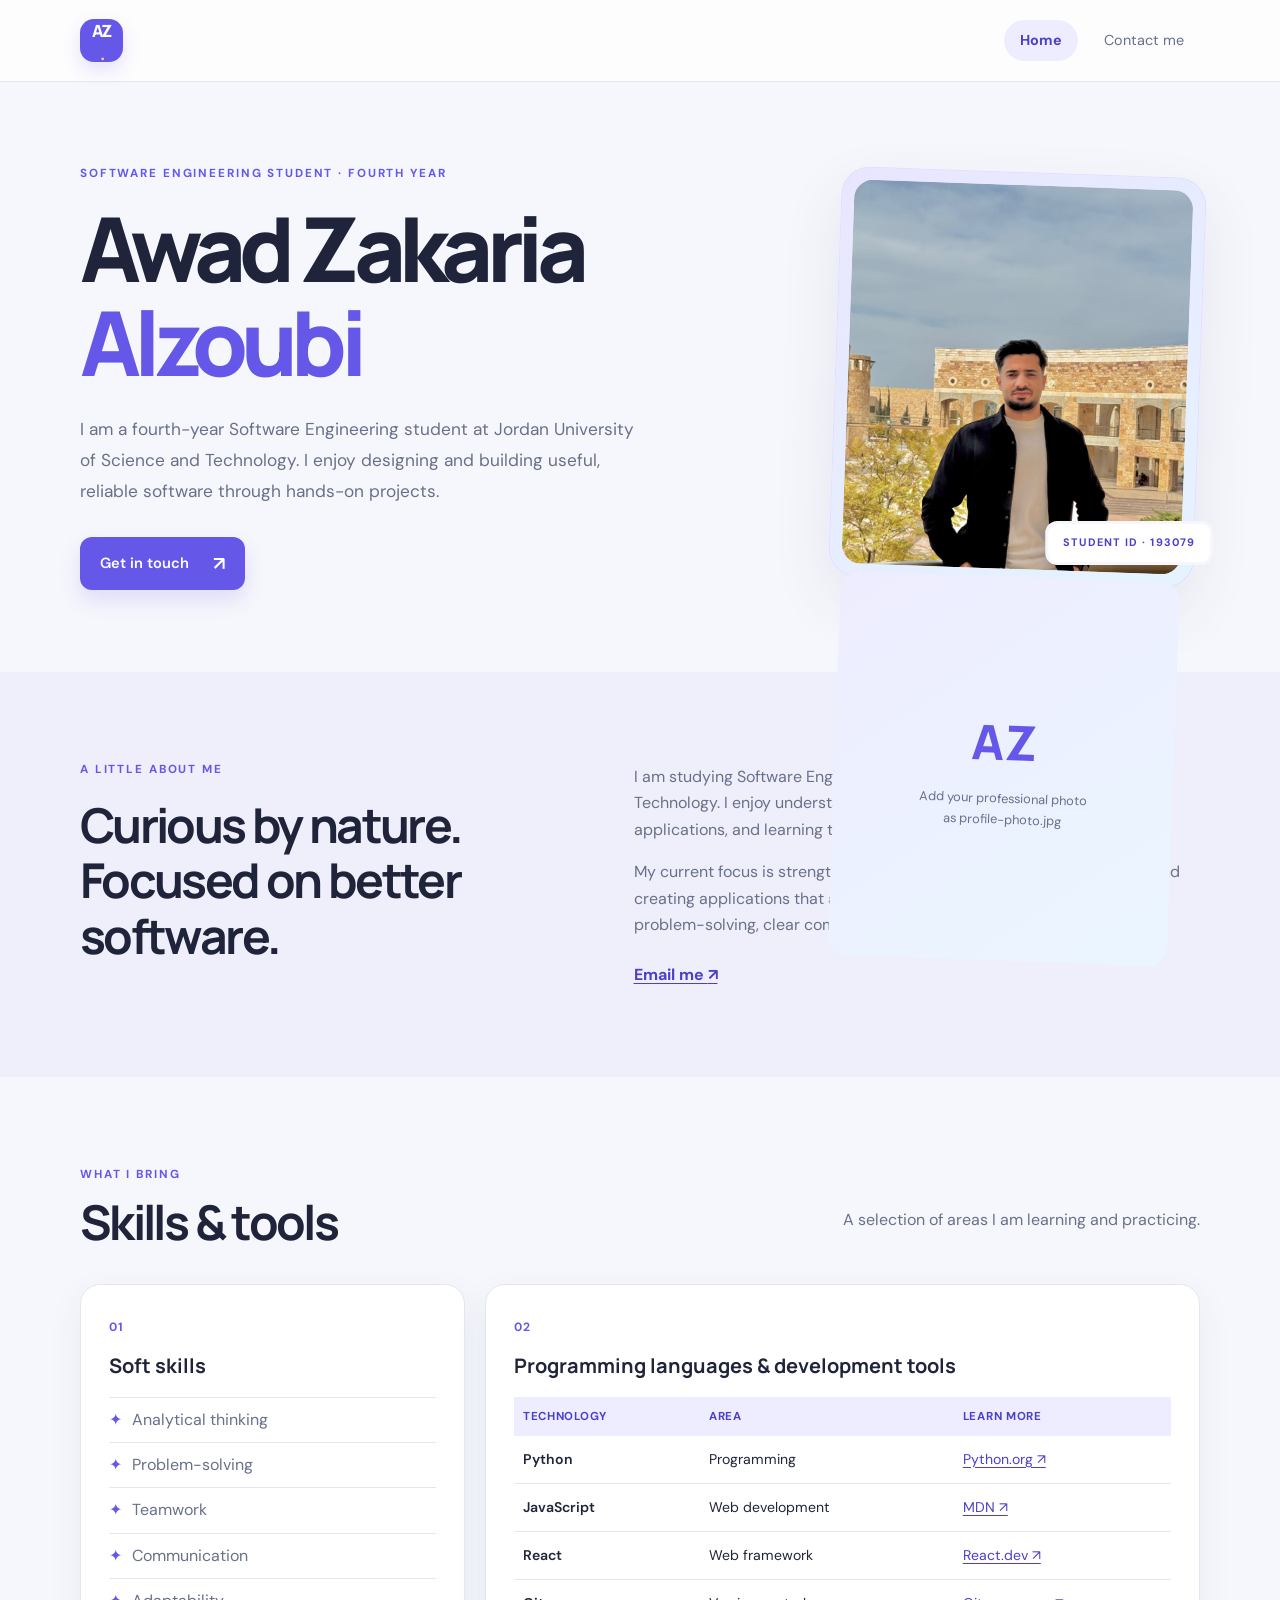
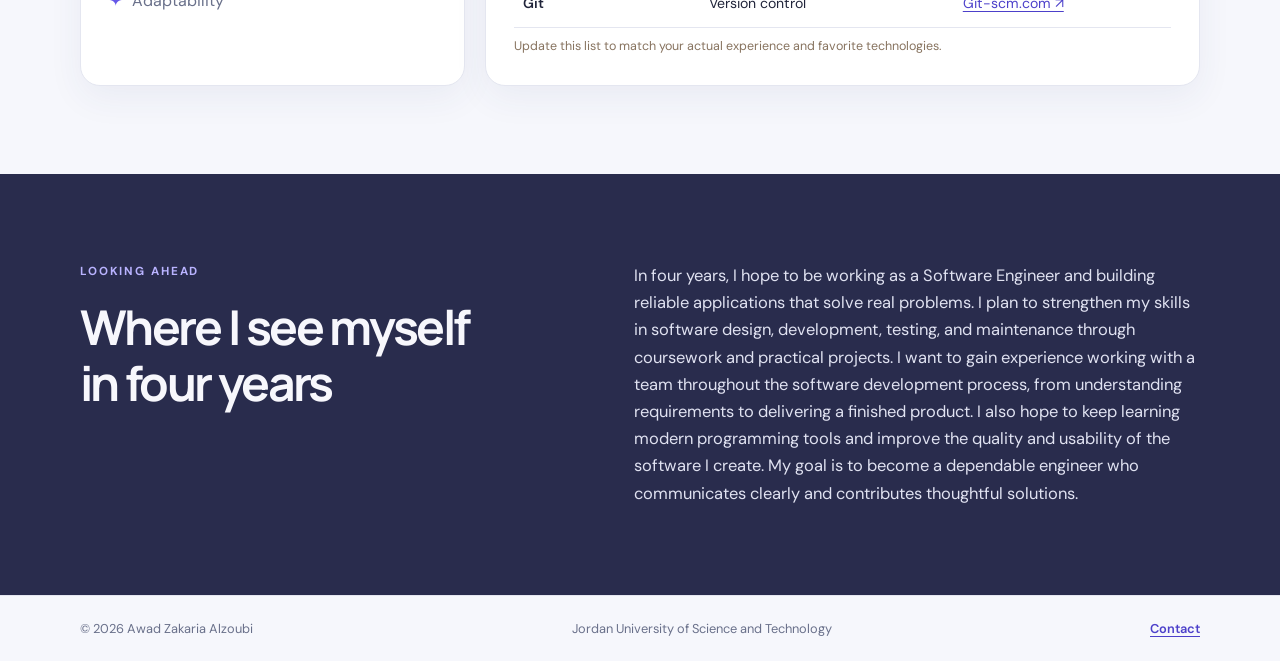
<file: index.html>
<!doctype html>
<html lang="en">
<head>
  <meta charset="utf-8">
  <meta name="viewport" content="width=device-width, initial-scale=1">
  <meta name="description" content="Professional portfolio of Awad Zakaria Alzoubi, a software engineering student.">
  <title>193079 | Awad Zakaria Alzoubi</title>
  <link rel="stylesheet" href="styles.css">
  <script src="portfolio.js" defer></script>
</head>
<body>
  <header class="site-header">
    <a class="brand" href="index.html" aria-label="Awad Zakaria Alzoubi home">AZ<span>.</span></a>
    <nav aria-label="Main navigation">
      <a class="active" href="index.html" aria-current="page">Home</a>
      <a href="contact.html">Contact me</a>
    </nav>
  </header>

  <main>
    <section class="hero wrap">
      <div class="hero-copy">
        <p class="eyebrow">SOFTWARE ENGINEERING STUDENT · FOURTH YEAR</p>
        <h1>Awad Zakaria<br><span>Alzoubi</span></h1>
        <p class="lead">I am a fourth-year Software Engineering student at Jordan University of Science and Technology. I enjoy designing and building useful, reliable software through hands-on projects.</p>
        <a class="button" href="contact.html">Get in touch <span aria-hidden="true">↗</span></a>
      </div>
      <div class="portrait-frame">
        <img src="profile-photo.jpg" alt="Awad Zakaria Alzoubi">
        <div class="photo-placeholder" hidden><span>AZ</span><small>Add your professional photo<br>as profile-photo.jpg</small></div>
        <span class="portrait-caption">STUDENT ID · 193079</span>
      </div>
    </section>

    <section class="section tinted">
      <div class="wrap two-column">
        <div>
          <p class="eyebrow">A LITTLE ABOUT ME</p>
          <h2>Curious by nature.<br>Focused on better software.</h2>
        </div>
        <div class="about-copy">
          <p>I am studying Software Engineering at Jordan University of Science and Technology. I enjoy understanding how software works, building useful applications, and learning through hands-on projects.</p>
          <p>My current focus is strengthening my software engineering foundation and creating applications that are reliable and easy to use. I value careful problem-solving, clear communication, and steady learning.</p>
          <a class="text-link" href="mailto:azalzoubi25@cit.just.edu.jo">Email me <span aria-hidden="true">↗</span></a>
        </div>
      </div>
    </section>

    <section class="section wrap">
      <div class="section-heading">
        <div><p class="eyebrow">WHAT I BRING</p><h2>Skills &amp; tools</h2></div>
        <p class="muted">A selection of areas I am learning and practicing.</p>
      </div>
      <div class="skills-layout">
        <div class="skill-card"><span class="number">01</span><h3>Soft skills</h3>
          <ul class="skill-list"><li>Analytical thinking</li><li>Problem-solving</li><li>Teamwork</li><li>Communication</li><li>Adaptability</li></ul>
        </div>
        <div class="skill-card table-card"><span class="number">02</span><h3>Programming languages &amp; development tools</h3>
          <div class="table-scroll"><table>
            <thead><tr><th scope="col">Technology</th><th scope="col">Area</th><th scope="col">Learn more</th></tr></thead>
            <tbody>
              <tr><td>Python</td><td>Programming</td><td><a href="https://www.python.org/" target="_blank" rel="noopener noreferrer">Python.org ↗</a></td></tr>
              <tr><td>JavaScript</td><td>Web development</td><td><a href="https://developer.mozilla.org/en-US/docs/Web/JavaScript" target="_blank" rel="noopener noreferrer">MDN ↗</a></td></tr>
              <tr><td>React</td><td>Web framework</td><td><a href="https://react.dev/" target="_blank" rel="noopener noreferrer">React.dev ↗</a></td></tr>
              <tr><td>Git</td><td>Version control</td><td><a href="https://git-scm.com/" target="_blank" rel="noopener noreferrer">Git-scm.com ↗</a></td></tr>
            </tbody>
          </table></div>
          <p class="edit-note">Update this list to match your actual experience and favorite technologies.</p>
        </div>
      </div>
    </section>

    <section class="section future-section">
      <div class="wrap future-grid">
        <div><p class="eyebrow">LOOKING AHEAD</p><h2>Where I see myself<br>in four years</h2></div>
        <div class="future-copy">
          <p>In four years, I hope to be working as a Software Engineer and building reliable applications that solve real problems. I plan to strengthen my skills in software design, development, testing, and maintenance through coursework and practical projects. I want to gain experience working with a team throughout the software development process, from understanding requirements to delivering a finished product. I also hope to keep learning modern programming tools and improve the quality and usability of the software I create. My goal is to become a dependable engineer who communicates clearly and contributes thoughtful solutions.</p>
        </div>
      </div>
    </section>
  </main>

  <footer class="site-footer"><div class="wrap footer-inner"><span>© 2026 Awad Zakaria Alzoubi</span><span>Jordan University of Science and Technology</span><a href="contact.html">Contact</a></div></footer>
</body>
</html>
</file>
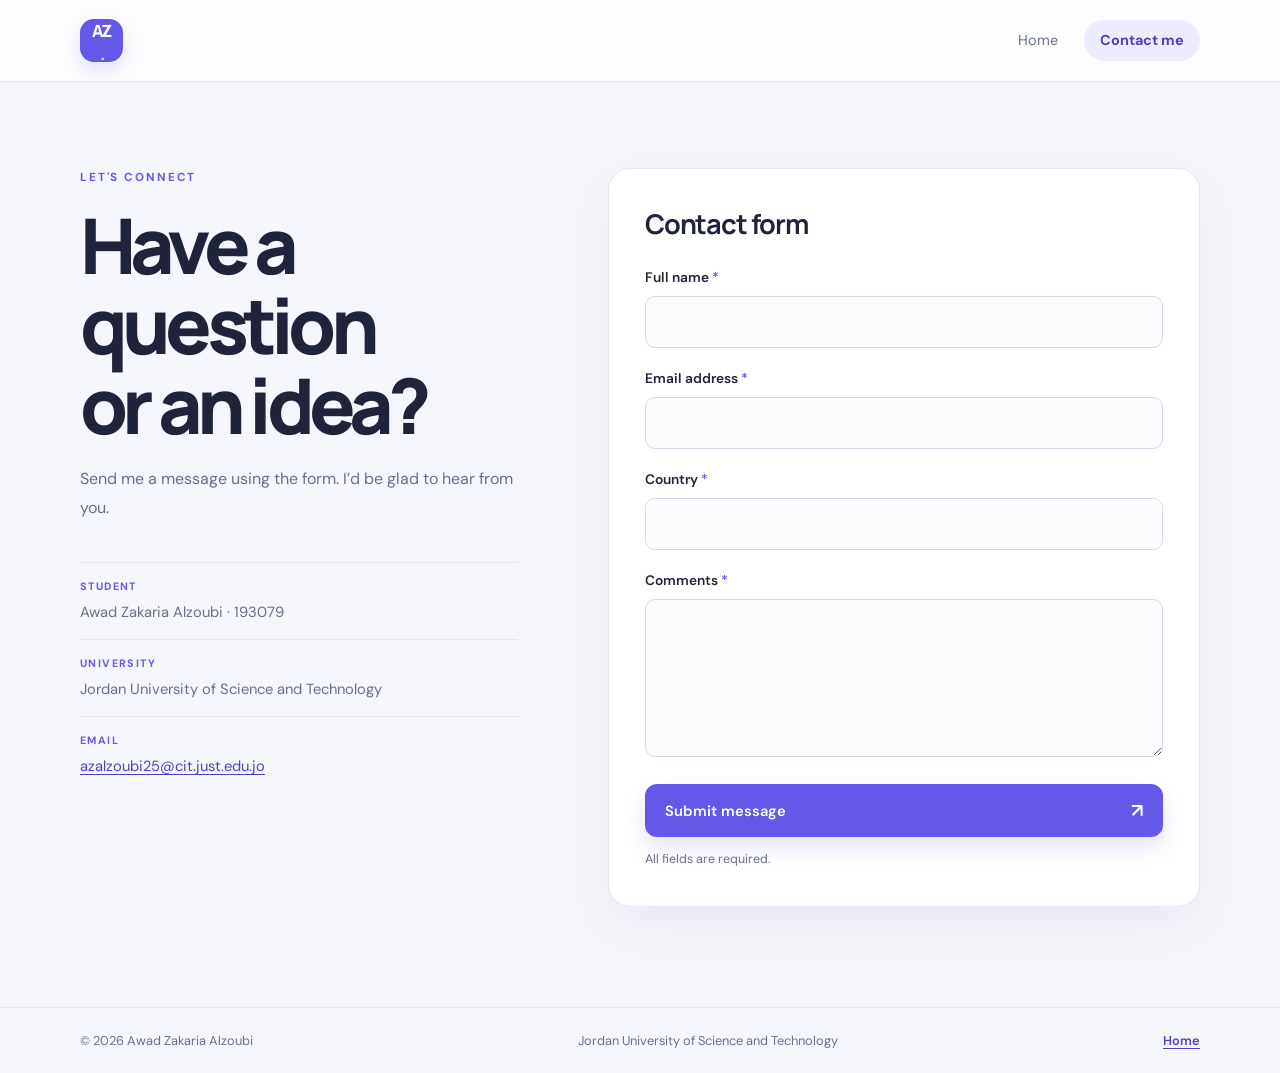
<file: contact.html>
<!doctype html>
<html lang="en">
<head>
  <meta charset="utf-8">
  <meta name="viewport" content="width=device-width, initial-scale=1">
  <meta name="description" content="Contact Awad Zakaria Alzoubi.">
  <title>Contact | 193079 | Awad Zakaria Alzoubi</title>
  <link rel="stylesheet" href="styles.css">
  <script src="portfolio.js" defer></script>
</head>
<body>
  <header class="site-header">
    <a class="brand" href="index.html" aria-label="Awad Zakaria Alzoubi home">AZ<span>.</span></a>
    <nav aria-label="Main navigation">
      <a href="index.html">Home</a>
      <a class="active" href="contact.html" aria-current="page">Contact me</a>
    </nav>
  </header>

  <main class="contact-main">
    <div class="wrap contact-grid">
      <section class="contact-intro">
        <p class="eyebrow">LET'S CONNECT</p>
        <h1>Have a question<br>or an idea?</h1>
        <p class="lead">Send me a message using the form. I’d be glad to hear from you.</p>
        <div class="contact-detail"><span class="detail-label">STUDENT</span><span>Awad Zakaria Alzoubi · 193079</span></div>
        <div class="contact-detail"><span class="detail-label">UNIVERSITY</span><span>Jordan University of Science and Technology</span></div>
        <div class="contact-detail"><span class="detail-label">EMAIL</span><a href="mailto:azalzoubi25@cit.just.edu.jo">azalzoubi25@cit.just.edu.jo</a></div>
      </section>

      <section class="form-panel" aria-labelledby="form-title">
        <h2 id="form-title">Contact form</h2>
        <form id="contact-form" novalidate>
          <div class="field"><label for="full-name">Full name <span aria-hidden="true">*</span></label><input id="full-name" name="fullName" type="text" autocomplete="name" required><small class="error" id="name-error"></small></div>
          <div class="field"><label for="email">Email address <span aria-hidden="true">*</span></label><input id="email" name="email" type="email" autocomplete="email" required><small class="error" id="email-error"></small></div>
          <div class="field"><label for="country">Country <span aria-hidden="true">*</span></label><input id="country" name="country" type="text" autocomplete="country-name" required><small class="error" id="country-error"></small></div>
          <div class="field"><label for="comments">Comments <span aria-hidden="true">*</span></label><textarea id="comments" name="comments" rows="5" required></textarea><small class="error" id="comments-error"></small></div>
          <button class="button submit-button" type="submit">Submit message <span aria-hidden="true">↗</span></button>
          <p class="form-hint">All fields are required.</p>
        </form>
      </section>
    </div>
  </main>
  <footer class="site-footer"><div class="wrap footer-inner"><span>© 2026 Awad Zakaria Alzoubi</span><span>Jordan University of Science and Technology</span><a href="index.html">Home</a></div></footer>
</body>
</html>
</file>
<file: styles.css>
@import url('https://fonts.googleapis.com/css2?family=DM+Sans:wght@400;500;600;700&family=Manrope:wght@400;500;600;700;800&display=swap');

:root {
  --ink: #20243a;
  --muted: #69708a;
  --paper: #f6f7fc;
  --white: #ffffff;
  --violet: #6558e8;
  --violet-dark: #4c40ca;
  --blue: #55a6e8;
  --pale-violet: #eeedff;
  --pale-blue: #eaf5ff;
  --line: #e4e6f0;
  --accent: #f4a77a;
  --danger: #b42318;
  --serif: Manrope, Arial, sans-serif;
  --sans: "DM Sans", Arial, sans-serif;
}

* { box-sizing: border-box; }
html { scroll-behavior: smooth; }
body {
  margin: 0;
  background: var(--paper);
  color: var(--ink);
  font-family: var(--sans);
  font-size: 16px;
  line-height: 1.65;
}
a { color: var(--violet-dark); text-underline-offset: 3px; }
a:hover { color: #d16d46; }
.wrap { width: min(1120px, calc(100% - 48px)); margin-inline: auto; }

.site-header {
  height: 82px;
  padding: 0 max(24px, calc((100% - 1120px) / 2));
  display: flex;
  align-items: center;
  justify-content: space-between;
  background: rgba(255, 255, 255, .8);
  border-bottom: 1px solid var(--line);
}
.brand {
  width: 43px;
  height: 43px;
  display: grid;
  place-items: center;
  border-radius: 14px;
  background: var(--violet);
  color: var(--white);
  text-decoration: none;
  font: 800 1.05rem var(--serif);
  letter-spacing: -.08em;
  box-shadow: 0 8px 18px #6558e82b;
}
.brand span { color: #ffd2ad; }
nav { display: flex; gap: 10px; }
nav a {
  padding: 9px 16px;
  border-radius: 999px;
  color: var(--muted);
  text-decoration: none;
  font-size: .9rem;
}
nav a.active, nav a:hover { background: var(--pale-violet); color: var(--violet-dark); }
nav a.active { font-weight: 700; }

.hero {
  min-height: 590px;
  display: grid;
  grid-template-columns: 1.1fr .9fr;
  align-items: center;
  gap: 70px;
  padding-block: 75px;
}
.eyebrow {
  margin: 0 0 18px;
  color: var(--violet);
  font-size: .73rem;
  font-weight: 700;
  letter-spacing: .16em;
}
.hero h1, .contact-intro h1 {
  margin: 0;
  font: 800 clamp(3.2rem, 7vw, 5.8rem)/1.04 var(--serif);
  letter-spacing: -.075em;
}
.hero h1 span { color: var(--violet); }
.lead {
  max-width: 570px;
  margin: 26px 0 30px;
  color: var(--muted);
  font-size: 1.08rem;
  line-height: 1.8;
}
.button {
  display: inline-flex;
  align-items: center;
  gap: 24px;
  padding: 14px 20px;
  border: 0;
  border-radius: 12px;
  background: var(--violet);
  color: var(--white);
  text-decoration: none;
  font: 600 .92rem var(--sans);
  cursor: pointer;
  box-shadow: 0 10px 20px #6558e82b;
  transition: background .2s, transform .2s;
}
.button:hover { background: var(--violet-dark); color: var(--white); transform: translateY(-2px); }
.button span { font-size: 1.2rem; }
.portrait-frame {
  position: relative;
  justify-self: end;
  width: min(100%, 365px);
  height: 410px;
  padding: 12px;
  border: 1px solid #e1defe;
  border-radius: 28px;
  background: linear-gradient(145deg, #e8e6ff, #e5f3ff);
  box-shadow: 0 24px 60px #343b6b18;
  transform: rotate(2deg);
}
.portrait-frame img { width: 100%; height: 100%; border-radius: 19px; object-fit: cover; object-position: center 30%; }
.photo-placeholder {
  height: 100%;
  display: flex;
  flex-direction: column;
  align-items: center;
  justify-content: center;
  gap: 14px;
  border-radius: 19px;
  background: linear-gradient(145deg, #eeedff, #eaf5ff);
  color: var(--violet-dark);
  text-align: center;
}
.photo-placeholder > span { font: 800 3rem var(--serif); color: var(--violet); }
.photo-placeholder small { color: var(--muted); font-size: .8rem; }
.portrait-caption {
  position: absolute;
  right: -20px;
  bottom: 20px;
  padding: 10px 15px;
  border: 3px solid var(--paper);
  border-radius: 12px;
  background: var(--white);
  color: var(--violet-dark);
  font-size: .68rem;
  font-weight: 700;
  letter-spacing: .1em;
  transform: rotate(-2deg);
}

.section { padding-block: 88px; }
.tinted { background: #eeeffa; }
.two-column, .future-grid {
  display: grid;
  grid-template-columns: .9fr 1.1fr;
  gap: 90px;
  align-items: start;
}
.section h2, .future-grid h2 {
  margin: 0;
  font: 700 clamp(2rem, 4vw, 3rem)/1.15 var(--serif);
  letter-spacing: -.055em;
}
.about-copy { color: var(--muted); }
.about-copy p:first-child { margin-top: 4px; }
.text-link { display: inline-block; margin-top: 8px; font-weight: 700; }
.section-heading { display: flex; justify-content: space-between; align-items: end; margin-bottom: 35px; }
.section-heading h2 { margin-top: -8px; }
.muted { color: var(--muted); }
.skills-layout { display: grid; grid-template-columns: .7fr 1.3fr; gap: 20px; }
.skill-card {
  padding: 28px;
  border: 1px solid var(--line);
  border-radius: 20px;
  background: var(--white);
  box-shadow: 0 12px 35px #353b7010;
}
.number { color: var(--violet); font-size: .75rem; font-weight: 700; letter-spacing: .1em; }
.skill-card h3 { margin: 12px 0 18px; font: 700 1.25rem var(--serif); }
.skill-list { margin: 0; padding: 0; list-style: none; }
.skill-list li { padding: 9px 0; border-top: 1px solid var(--line); color: var(--muted); }
.skill-list li::before { content: "✦"; margin-right: 10px; color: var(--violet); }
.table-scroll { overflow-x: auto; }
table { width: 100%; border-collapse: collapse; text-align: left; font-size: .88rem; }
th { padding: 10px 9px; background: var(--pale-violet); color: var(--violet-dark); font-size: .72rem; letter-spacing: .06em; text-transform: uppercase; }
td { padding: 12px 9px; border-bottom: 1px solid var(--line); }
td:first-child { font-weight: 600; }
td a { white-space: nowrap; }
.edit-note { margin: 8px 0 0; color: #87735f; font-size: .78rem; }

.future-section { background: #292c4d; color: #f7f7fc; }
.future-section .eyebrow { color: #b9b3ff; }
.future-copy { color: #e0e2f1; font-size: 1.03rem; }
.future-copy p { margin: 0; }
.site-footer { padding: 22px 0; border-top: 1px solid var(--line); color: var(--muted); font-size: .8rem; }
.footer-inner { display: flex; justify-content: space-between; align-items: center; gap: 18px; }
.footer-inner a { color: var(--violet-dark); font-weight: 600; }

.contact-main { padding-block: 86px 100px; }
.contact-grid { display: grid; grid-template-columns: .85fr 1.15fr; gap: 90px; align-items: start; }
.contact-intro h1 { font-size: clamp(3rem, 6vw, 4.8rem); }
.contact-intro .lead { margin: 20px 0 40px; font-size: 1rem; }
.contact-detail { display: flex; flex-direction: column; padding: 15px 0; border-top: 1px solid var(--line); color: var(--muted); font-size: .92rem; }
.detail-label { margin-bottom: 4px; color: var(--violet); font-size: .67rem; font-weight: 700; letter-spacing: .13em; }
.form-panel { padding: 36px; border: 1px solid var(--line); border-radius: 22px; background: var(--white); box-shadow: 0 18px 50px #343b6b12; }
.form-panel h2 { margin: 0 0 24px; font: 700 1.7rem var(--serif); letter-spacing: -.04em; }
.field { margin-bottom: 19px; }
.field label { display: block; margin-bottom: 7px; font-size: .86rem; font-weight: 600; }
.field label span { color: var(--violet); }
input, textarea {
  width: 100%;
  padding: 12px 13px;
  border: 1px solid #d6d9e7;
  border-radius: 10px;
  outline: none;
  background: #fcfcff;
  color: var(--ink);
  font: inherit;
}
input:focus, textarea:focus { border-color: var(--violet); box-shadow: 0 0 0 3px #6558e81a; }
input[aria-invalid="true"], textarea[aria-invalid="true"] { border-color: var(--danger); }
textarea { resize: vertical; }
.error { display: block; min-height: 0; color: var(--danger); font-size: .78rem; }
.error:not(:empty) { margin-top: 5px; }
.submit-button { width: 100%; justify-content: space-between; }
.form-hint { margin: 12px 0 0; color: var(--muted); font-size: .78rem; }

@media (max-width: 760px) {
  .wrap { width: min(100% - 36px, 560px); }
  .site-header { height: 70px; padding-inline: 18px; }
  .hero { grid-template-columns: 1fr; gap: 48px; padding-block: 64px; }
  .hero h1 { font-size: clamp(3.25rem, 15vw, 5rem); }
  .portrait-frame { justify-self: center; width: min(90%, 365px); height: 380px; }
  .section { padding-block: 64px; }
  .two-column, .future-grid, .contact-grid { grid-template-columns: 1fr; gap: 28px; }
  .section-heading { display: block; }
  .section-heading > .muted { margin-top: 14px; }
  .skills-layout { grid-template-columns: 1fr; }
  .contact-main { padding-block: 60px; }
  .contact-grid { gap: 46px; }
  .contact-intro h1 { font-size: clamp(3rem, 13vw, 4.5rem); }
  .form-panel { padding: 25px 20px; }
  .footer-inner { flex-wrap: wrap; }
  .footer-inner span:nth-child(2) { order: 3; width: 100%; }
}
</file>
